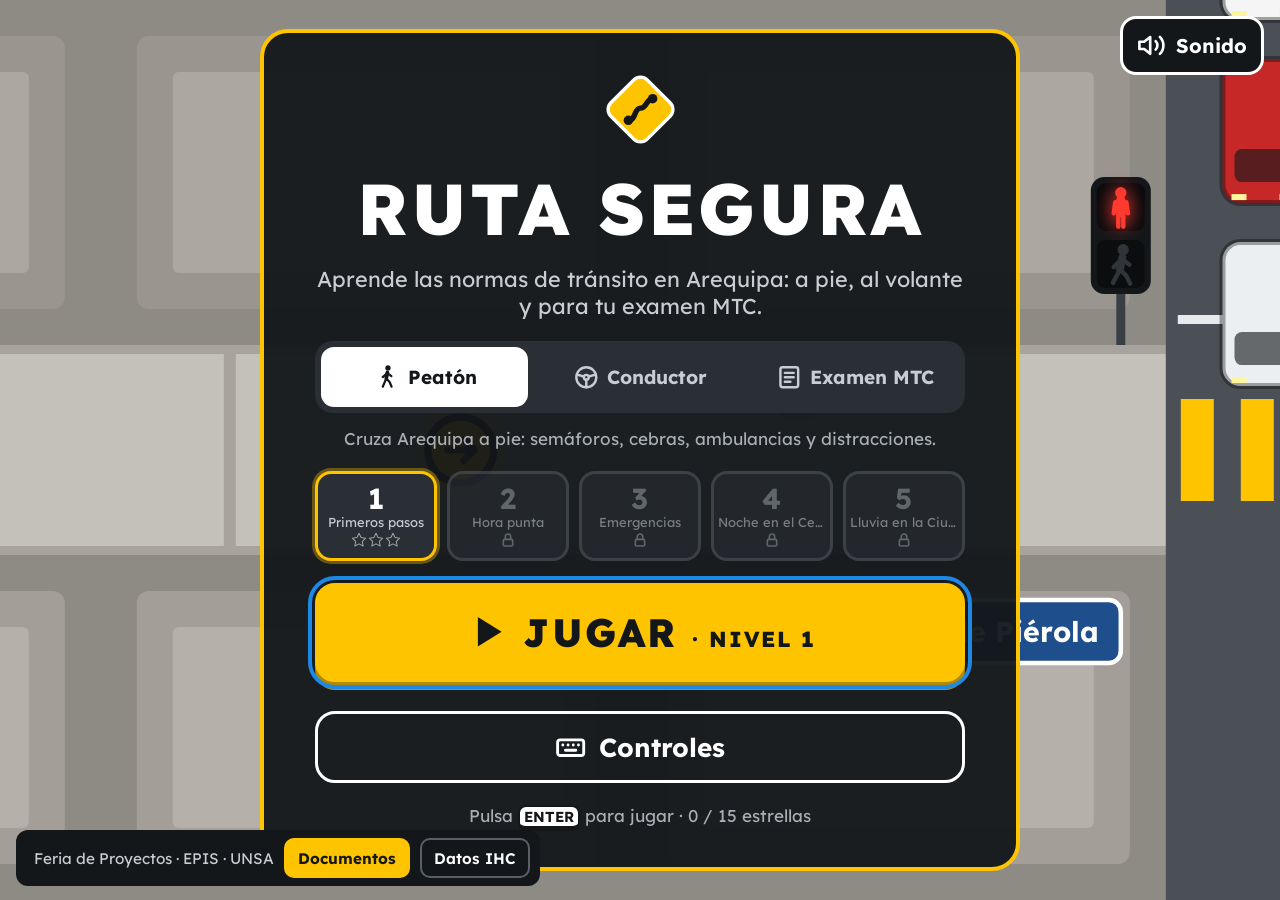
<file: index.html>
<!DOCTYPE html>
<html lang="es">
<head>
<meta charset="UTF-8">
<meta name="viewport" content="width=device-width, initial-scale=1, maximum-scale=1, user-scalable=no, viewport-fit=cover">
<meta name="theme-color" content="#14171A">
<meta name="description" content="Ruta Segura: videojuego de seguridad vial urbana en Arequipa (IHC · EPIS · UNSA)">
<title>Ruta Segura · Arequipa</title>
<link rel="preconnect" href="https://fonts.googleapis.com">
<link rel="preconnect" href="https://fonts.gstatic.com" crossorigin>
<link href="https://fonts.googleapis.com/css2?family=Lexend:wght@400;600;700;800&display=swap" rel="stylesheet">
<!--
  =====================================================================
  RUTA SEGURA — Videojuego de seguridad vial urbana (Arequipa, Perú)
  Proyecto de Interacción Humano-Computador · EPIS · UNSA
  ---------------------------------------------------------------------
  ARQUITECTURA DE NAVEGACIÓN (Fig. 1 del informe)
    Inicio App ──Carga──▶ Pantalla de Inicio (C-01: logo, Jugar, Controles, Mute)
    Pantalla de Inicio ──Clic Controles──▶ Modal de Controles (Ayuda) ──Cerrar──▶ Inicio
    Pantalla de Inicio ──Clic Jugar──▶ Escena Principal (C-02 HUD · C-03 Tutorial · C-04 Feedback)
    Escena ──ESC / Pausa──▶ Menú de Pausa (C-05) ──Reanudar──▶ Escena
    Menú de Pausa ──Confirmar salir──▶ Pantalla de Inicio
    Escena ──Meta / Falla──▶ Resultados (C-06) ──Reintentar──▶ Escena · ──Menú──▶ Inicio
  Extensiones que no agregan profundidad: selector de nivel dentro de C-01,
  tarjeta de nivel y micro-explicaciones como capas sobre la Escena, y
  "Siguiente nivel" en Resultados. "Datos IHC" es un modal para el equipo.
  ---------------------------------------------------------------------
  PRINCIPIOS DE IHC
   · Nielsen: visibilidad del estado, control y libertad, prevención de
     errores, reconocimiento antes que recuerdo, ayuda ante errores.
   · Ley de Fitts: objetivos principales grandes y centrados (≥ 72 px).
   · Gestalt figura-fondo: ciudad desaturada vs. elementos saturados.
   · Redundancia sensorial + retroalimentación inmediata (< 100 ms).
  =====================================================================
-->
<link rel="stylesheet" href="css/estilos.css">
</head>
<body>

<canvas id="game" aria-label="Escena del juego Ruta Segura" role="img"></canvas>

<!-- ===================== Inicio App: carga ===================== -->
<div id="splash" aria-label="Cargando Ruta Segura">
  <svg width="96" height="96" viewBox="0 0 120 120" aria-hidden="true">
    <rect x="22" y="22" width="76" height="76" rx="14" transform="rotate(45 60 60)" fill="#FFC400" stroke="#fff" stroke-width="5"/>
    <path d="M42 76 C 54 76, 50 58, 60 58 S 68 44, 78 44" fill="none" stroke="#14171A" stroke-width="8" stroke-linecap="round"/>
    <circle cx="42" cy="76" r="7" fill="#14171A"/><circle cx="78" cy="44" r="7" fill="#14171A"/>
  </svg>
  <b>RUTA SEGURA</b>
  <div class="sbar"><i></i></div>
</div>

<!-- ===================== HUD (C-02) ===================== -->
<header id="hud">
  <div class="hside">
    <div class="hgroup">
      <span class="hlabel">VIDAS</span>
      <div id="hearts" role="img" aria-label="3 de 3 vidas"></div>
    </div>
    <div class="hgroup">
      <span class="hlabel">PUNTAJE</span>
      <div style="display:flex;align-items:center;gap:10px">
        <span id="score" class="hval">0000</span>
        <span id="streak" aria-live="polite"><svg viewBox="0 0 24 24" fill="currentColor" aria-hidden="true"><path d="M12 2s5 5 5 10a5 5 0 0 1-10 0c0-2 1-3.5 1-3.5S9 11 10.5 11C10.5 7 12 2 12 2z"/></svg><span id="streakTxt">x1.5</span></span>
      </div>
    </div>
    <div class="hgroup hide-sm">
      <span class="hlabel">QUESOS</span>
      <div id="quesoBox"><svg viewBox="0 0 24 24" aria-hidden="true"><path d="M5 9h14l-2 12H7z" fill="#fff" stroke="#14171A" stroke-width="1.5"/><ellipse cx="12" cy="8" rx="7" ry="4" fill="#FFF3C4" stroke="#14171A" stroke-width="1.5"/><circle cx="10" cy="7.5" r="1" fill="#A0522D"/><circle cx="13.5" cy="8.5" r="1" fill="#A0522D"/></svg><span id="quesoTxt">0/0</span></div>
    </div>
  </div>
  <div class="hcenter">
    <span class="hlabel"><span id="lvLabel">NIVEL 1</span><span class="hide-sm" id="destLabel"> · HACIA …</span> · <span id="pct">0%</span></span>
    <div class="prow">
      <span class="pdot" aria-hidden="true"></span>
      <div class="pbar" role="progressbar" aria-label="Progreso de ruta" aria-valuemin="0" aria-valuemax="100" id="pbar"><div id="pfill"></div></div>
      <svg width="26" height="26" viewBox="0 0 24 24" fill="none" stroke="#fff" stroke-width="2.2" stroke-linecap="round" stroke-linejoin="round" aria-hidden="true"><path d="M4 22V4"/><path d="M4 4h13l-2.5 4L17 12H4"/></svg>
    </div>
  </div>
  <div class="hside right">
    <button id="muteHud" class="iconbtn" aria-label="Silenciar sonido"></button>
    <button id="pauseBtn" class="iconbtn light" aria-label="Pausar partida (ESC)">
      <svg viewBox="0 0 24 24" aria-hidden="true"><rect x="5" y="4" width="5" height="16" rx="1.5" fill="currentColor"/><rect x="14" y="4" width="5" height="16" rx="1.5" fill="currentColor"/></svg>
      <span class="hide-sm">Pausa</span><span class="kbd hide-sm only-keys">ESC</span>
    </button>
  </div>
</header>

<div id="signal">
  <div class="minilight" aria-hidden="true"><i id="mlRed"><svg viewBox="0 0 24 24" aria-hidden="true" fill="currentColor" stroke="currentColor" stroke-linecap="round" stroke-linejoin="round"><circle cx="12" cy="3.5" r="2.4" stroke="none"/><path d="M12 7.5v6" stroke-width="4" fill="none"/><path d="M9.4 8.2 8.6 13.4M14.6 8.2l.8 5.2M10.8 13.3v7.4M13.2 13.3v7.4" stroke-width="2" fill="none"/></svg></i><i id="mlGreen"><svg viewBox="0 0 24 24" aria-hidden="true" fill="currentColor" stroke="currentColor" stroke-linecap="round" stroke-linejoin="round"><circle cx="13.5" cy="3.5" r="2.4" stroke="none"/><path d="M13 7.5 12 13" stroke-width="3.4" fill="none"/><path d="M12.6 8.3 8.8 11.8M13 8.3l3.6 2.6M12 13l-3.2 7.5M12 13l3 3.2 1.8 4.3" stroke-width="2" fill="none"/></svg></i></div>
  <div><small id="signalStreet">—</small><span id="signalText">—</span></div>
</div>
<div id="toast" role="status" aria-live="polite"></div>
<div id="achv" role="status" aria-live="polite">
  <div class="medal"><svg width="26" height="26" viewBox="0 0 24 24" fill="none" stroke="#14171A" stroke-width="2.2" stroke-linecap="round" stroke-linejoin="round" aria-hidden="true"><circle cx="12" cy="9" r="6"/><path d="M8.2 13.9 7 22l5-3 5 3-1.2-8.1"/></svg></div>
  <div><small>¡LOGRO DESBLOQUEADO!</small><b id="achvTxt">—</b></div>
</div>
<div id="flash" aria-hidden="true"></div>

<!-- ===================== Tutorial (C-03) ===================== -->
<div id="tutorial" aria-live="polite">
  <div id="tcount" aria-label="Segundos de tutorial">10</div>
  <span>
    <span class="only-walk">
      <span class="only-keys">Muévete con <span class="keys"><span class="key">W</span><span class="key">A</span><span class="key">S</span><span class="key">D</span></span> o las flechas · </span>
      <span class="only-touch">Muévete con las flechas de la pantalla · </span>
      <b style="color:var(--yellow)">Espera el verde y cruza por la cebra</b>
    </span>
    <span class="only-drive">
      <span class="only-keys"><span class="key">→</span> acelera · <span class="key">←</span> frena · <span class="key">↑</span><span class="key">↓</span> carril · </span>
      <span class="only-touch">▶ acelera · ◀ frena · ▲▼ carril · </span>
      <b style="color:var(--yellow)">Abróchate el cinturón y respeta el límite</b>
    </span>
  </span>
</div>

<!-- ===================== Distracción: celular ===================== -->
<div id="notif" role="alertdialog" aria-labelledby="nTitle" aria-describedby="nMsg">
  <div class="nhead">
    <div class="app" aria-hidden="true"><svg width="20" height="20" viewBox="0 0 24 24" fill="none" stroke="#fff" stroke-width="2.4" stroke-linecap="round" stroke-linejoin="round"><path d="M21 11.5a8.38 8.38 0 0 1-.9 3.8 8.5 8.5 0 0 1-7.6 4.7 8.38 8.38 0 0 1-3.8-.9L3 21l1.9-5.7a8.38 8.38 0 0 1-.9-3.8 8.5 8.5 0 0 1 4.7-7.6 8.38 8.38 0 0 1 3.8-.9h.5a8.48 8.48 0 0 1 8 8v.5z"/></svg></div>
    <b id="nTitle">Grupo "Promo IHC"</b><span>ahora</span>
  </div>
  <p id="nMsg">¿Ya llegaste? Mira este video, está buenazo…</p>
  <div class="nbtns">
    <button id="nView">Ver mensaje <span class="kbd only-keys">E</span></button>
    <button id="nSave" class="save">Guardar celular <span class="kbd only-keys">Q</span></button>
  </div>
  <div class="nbar"><i id="nBar"></i></div>
</div>
<div id="phoneBig" aria-hidden="true">
  <div class="screenP">
    <div class="bub" id="pb1">¿Ya llegaste?</div>
    <div class="bub">Mira este video, está buenazo</div>
    <div class="bub" style="height:90px;background:#cfd8dc"></div>
    <div class="bub me">Ya casi, estoy cruzando…</div>
    <div class="distr">Distraído: no ves el tránsito</div>
  </div>
</div>

<!-- ===================== Modo conductor: velocímetro y cinturón ===================== -->
<div id="speedo" aria-label="Velocímetro">
  <div class="lim" title="Velocidad máxima de la zona"><span id="spLim">50</span></div>
  <div class="spv"><b id="spVal">0</b><small>km/h</small></div>
  <div id="spBelt" class="belt" title="Cinturón de seguridad"><svg viewBox="0 0 24 24" fill="none" stroke="currentColor" stroke-width="2.4" stroke-linecap="round" stroke-linejoin="round" aria-hidden="true"><circle cx="12" cy="4.5" r="2.4"/><path d="M6.5 21v-6.5a5.5 5.5 0 0 1 11 0V21"/><path d="M8 9.5 17 19" stroke-width="3.4"/><rect x="14.5" y="15.5" width="4" height="3" rx="0.8" fill="currentColor" stroke="none"/></svg></div>
</div>
<button id="beltBtn" aria-label="Abrocharse el cinturón de seguridad (tecla C)">
  <svg viewBox="0 0 24 24" fill="none" stroke="currentColor" stroke-width="2.4" stroke-linecap="round" stroke-linejoin="round" aria-hidden="true"><circle cx="12" cy="4.5" r="2.4"/><path d="M6.5 21v-6.5a5.5 5.5 0 0 1 11 0V21"/><path d="M8 9.5 17 19" stroke-width="3.4"/><rect x="14.5" y="15.5" width="4" height="3" rx="0.8" fill="currentColor" stroke="none"/></svg>
  Abróchate el cinturón <span class="kbd only-keys">C</span>
</button>

<!-- ===================== Controles táctiles ===================== -->
<div id="dpad" aria-label="Controles táctiles">
  <span></span>
  <button data-dir="up" aria-label="Arriba"><svg viewBox="0 0 24 24" fill="none" stroke="currentColor" stroke-width="3" stroke-linecap="round" stroke-linejoin="round"><polyline points="6 15 12 9 18 15"/></svg></button>
  <span></span>
  <button data-dir="left" aria-label="Izquierda"><svg viewBox="0 0 24 24" fill="none" stroke="currentColor" stroke-width="3" stroke-linecap="round" stroke-linejoin="round"><polyline points="15 6 9 12 15 18"/></svg></button>
  <span></span>
  <button data-dir="right" aria-label="Derecha"><svg viewBox="0 0 24 24" fill="none" stroke="currentColor" stroke-width="3" stroke-linecap="round" stroke-linejoin="round"><polyline points="9 6 15 12 9 18"/></svg></button>
  <span></span>
  <button data-dir="down" aria-label="Abajo"><svg viewBox="0 0 24 24" fill="none" stroke="currentColor" stroke-width="3" stroke-linecap="round" stroke-linejoin="round"><polyline points="6 9 12 15 18 9"/></svg></button>
  <span></span>
</div>

<!-- ===================== C-01 · Pantalla de Inicio ===================== -->
<section id="sStart" class="screen" aria-label="Pantalla de inicio">
  <button id="muteStart" class="iconbtn" aria-label="Silenciar sonido"></button>
  <div class="panel dark">
    <svg viewBox="0 0 120 120" role="img" aria-label="Logotipo de Ruta Segura" style="width:clamp(52px,9vh,104px);height:clamp(52px,9vh,104px);flex:none">
      <rect x="22" y="22" width="76" height="76" rx="14" transform="rotate(45 60 60)" fill="#FFC400" stroke="#fff" stroke-width="5"/>
      <path d="M42 76 C 54 76, 50 58, 60 58 S 68 44, 78 44" fill="none" stroke="#14171A" stroke-width="8" stroke-linecap="round"/>
      <circle cx="42" cy="76" r="7" fill="#14171A"/><circle cx="78" cy="44" r="7" fill="#14171A"/>
    </svg>
    <h1 class="title">RUTA SEGURA</h1>
    <p class="tag">Aprende las normas de tránsito en Arequipa: a pie, al volante y para tu examen MTC.</p>
    <div class="modes" role="tablist" aria-label="Elegir modo de juego">
      <button role="tab" data-mode="peaton" aria-selected="true">
        <svg viewBox="0 0 24 24" aria-hidden="true" fill="currentColor" stroke="currentColor" stroke-linecap="round" stroke-linejoin="round"><circle cx="13.5" cy="3.5" r="2.4" stroke="none"/><path d="M13 7.5 12 13" stroke-width="3.4" fill="none"/><path d="M12.6 8.3 8.8 11.8M13 8.3l3.6 2.6M12 13l-3.2 7.5M12 13l3 3.2 1.8 4.3" stroke-width="2" fill="none"/></svg>Peatón</button>
      <button role="tab" data-mode="conductor" aria-selected="false">
        <svg viewBox="0 0 24 24" fill="none" stroke="currentColor" stroke-width="2.2" stroke-linecap="round" stroke-linejoin="round" aria-hidden="true"><circle cx="12" cy="12" r="9"/><circle cx="12" cy="12" r="2.2"/><path d="M12 14.2V21M9.9 11.3 3.6 9.6M14.1 11.3l6.3-1.7"/></svg>Conductor</button>
      <button role="tab" data-mode="examen" aria-selected="false">
        <svg viewBox="0 0 24 24" fill="none" stroke="currentColor" stroke-width="2.2" stroke-linecap="round" stroke-linejoin="round" aria-hidden="true"><rect x="4" y="3" width="16" height="18" rx="2"/><path d="M8 8h8M8 12h8M8 16h5"/></svg>Examen MTC</button>
    </div>
    <p id="modeHint" class="hint" style="margin:-6px 0 0"></p>
    <div class="lvrow" id="lvRow" role="group" aria-label="Elegir nivel"></div>
    <button id="playBtn" class="btn primary">
      <svg viewBox="0 0 24 24" aria-hidden="true"><path d="M7 4.5v15l12-7.5z" fill="currentColor"/></svg><span id="playTxt">JUGAR</span>
    </button>
    <button id="controlsBtn" class="btn">
      <svg viewBox="0 0 24 24" fill="none" stroke="currentColor" stroke-width="2.2" stroke-linecap="round" stroke-linejoin="round" aria-hidden="true"><rect x="2" y="6" width="20" height="12" rx="2"/><path d="M6 10h.01M10 10h.01M14 10h.01M18 10h.01M8 14h8"/></svg>Controles
    </button>
    <p class="hint"><span class="only-keys">Pulsa <span class="key">ENTER</span> para jugar · </span><span id="starTotal">0 / 15 estrellas</span></p>
    <p id="rotate">Consejo: gira tu celular en horizontal para ver más camino.</p>
  </div>
  <div id="footer"><span class="hide-sm">Feria de Proyectos · EPIS · UNSA</span><a id="docsLink" href="documentos.html">Documentos</a><button id="dataBtn">Datos IHC</button></div>
</section>

<!-- ===================== Modal de Controles (Ayuda) ===================== -->
<section id="sControls" class="screen dim" aria-label="Controles">
  <div class="panel" role="dialog" aria-modal="true" aria-labelledby="ctTitle" style="width:min(1180px,100%)">
    <div class="phead">
      <h2 id="ctTitle">Controles</h2>
      <button class="closebtn" data-close aria-label="Cerrar controles"><svg width="28" height="28" viewBox="0 0 24 24" fill="none" stroke="#14171A" stroke-width="2.6" stroke-linecap="round"><line x1="6" y1="6" x2="18" y2="18"/><line x1="18" y1="6" x2="6" y2="18"/></svg></button>
    </div>
    <div class="cgrid">
      <div class="ccard">
        <h3>Moverse</h3>
        <div style="display:flex;flex-direction:column;align-items:center;gap:6px"><span class="key">W</span><span class="keys"><span class="key">A</span><span class="key">S</span><span class="key">D</span></span></div>
        <p>o las flechas del teclado. En celular: flechas en pantalla.</p>
      </div>
      <div class="ccard">
        <h3>Celular</h3>
        <div class="keys"><span class="key">Q</span><span class="key">E</span></div>
        <p>Q guarda el celular · E lo mira. En pantalla táctil, toca el botón.</p>
      </div>
      <div class="ccard">
        <h3>Pausar</h3>
        <span class="key" style="min-width:3.2em">ESC</span>
        <p>o el botón de pausa arriba a la derecha.</p>
      </div>
    </div>
    <h3 style="font-size:clamp(18px,2.6vh,26px)">Señales viales y reglas básicas</h3>
    <div class="sgrid">
      <div class="sitem"><div class="dot fig" style="background:#14171A;color:#2EE07A"><svg viewBox="0 0 24 24" aria-hidden="true" fill="currentColor" stroke="currentColor" stroke-linecap="round" stroke-linejoin="round"><circle cx="13.5" cy="3.5" r="2.4" stroke="none"/><path d="M13 7.5 12 13" stroke-width="3.4" fill="none"/><path d="M12.6 8.3 8.8 11.8M13 8.3l3.6 2.6M12 13l-3.2 7.5M12 13l3 3.2 1.8 4.3" stroke-width="2" fill="none"/></svg></div><div><b>Verde (PASE)</b><span>Cruza por la cebra</span></div></div>
      <div class="sitem"><div class="dot" style="background:var(--amber)"><svg viewBox="0 0 24 24" fill="none" stroke="#14171A" stroke-width="3" stroke-linecap="round"><line x1="12" y1="6" x2="12" y2="13"/><line x1="12" y1="18" x2="12" y2="18.01"/></svg></div><div><b>Ámbar</b><span>Va a cambiar: no inicies</span></div></div>
      <div class="sitem"><div class="dot fig" style="background:#14171A;color:#FF3B30"><svg viewBox="0 0 24 24" aria-hidden="true" fill="currentColor" stroke="currentColor" stroke-linecap="round" stroke-linejoin="round"><circle cx="12" cy="3.5" r="2.4" stroke="none"/><path d="M12 7.5v6" stroke-width="4" fill="none"/><path d="M9.4 8.2 8.6 13.4M14.6 8.2l.8 5.2M10.8 13.3v7.4M13.2 13.3v7.4" stroke-width="2" fill="none"/></svg></div><div><b>Rojo (ALTO)</b><span>Espera en la vereda</span></div></div>
      <div class="sitem"><div class="dot" style="border-radius:10px;background:#4B5057 repeating-linear-gradient(90deg,#FFC400 0 7px,transparent 7px 14px)"></div><div><b>Cebra</b><span>Cruza solo aquí</span></div></div>
      <div class="sitem"><div class="dot" style="background:#3E5B3A"><svg viewBox="0 0 24 24" fill="none" stroke="#fff" stroke-width="2.4" stroke-linecap="round" stroke-linejoin="round"><circle cx="12" cy="7" r="3"/><path d="M5 21v-2a7 7 0 0 1 14 0v2"/></svg></div><div><b>Policía</b><span>Su señal manda</span></div></div>
      <div class="sitem"><div class="dot" style="background:#fff;border:3px solid var(--red)"><svg viewBox="0 0 24 24" fill="#D32F2F"><path d="M10 4h4v6h6v4h-6v6h-4v-6H4v-4h6z"/></svg></div><div><b>Ambulancia</b><span>Cede siempre el paso</span></div></div>
      <div class="sitem"><div class="dot" style="background:#E64A19"><svg viewBox="0 0 24 24" fill="none" stroke="#fff" stroke-width="2.6" stroke-linecap="round" stroke-linejoin="round"><path d="M10.29 3.86L1.82 18a2 2 0 0 0 1.71 3h16.94a2 2 0 0 0 1.71-3L13.71 3.86a2 2 0 0 0-3.42 0z"/><line x1="12" y1="9" x2="12" y2="13"/></svg></div><div><b>Imprudentes</b><span>Mira a ambos lados</span></div></div>
      <div class="sitem"><div class="dot" style="background:var(--purple)"><svg viewBox="0 0 24 24" fill="none" stroke="#fff" stroke-width="2.4" stroke-linecap="round" stroke-linejoin="round"><rect x="7" y="2" width="10" height="20" rx="2"/><line x1="12" y1="18" x2="12.01" y2="18"/></svg></div><div><b>Celular</b><span>Guárdalo al cruzar</span></div></div>
    </div>
    <button class="btn primary" data-close style="max-width:440px;align-self:center">Entendido</button>
  </div>
</section>

<!-- ===================== Tarjeta de nivel (capa sobre la Escena) ===================== -->
<section id="sIntro" class="screen dim" aria-label="Presentación del nivel">
  <div class="panel dark" role="dialog" aria-modal="true" aria-labelledby="iTitle">
    <p class="ilevel" id="iLevel">NIVEL 1</p>
    <h2 class="ititle" id="iTitle">—</h2>
    <p class="idest" id="iDest">—</p>
    <div class="chips" id="iChips"></div>
    <div class="crit" id="iCrit"></div>
    <div id="cdown" aria-live="assertive"></div>
    <button id="goBtn" class="btn primary" style="margin:0">¡Vamos! <span class="kbd only-keys" style="font-size:.45em">ENTER</span></button>
  </div>
</section>

<!-- ===================== Micro-explicación (capa sobre la Escena) ===================== -->
<section id="sLesson" class="screen dim" aria-label="Aprende de tu error">
  <div class="panel" role="alertdialog" aria-modal="true" aria-labelledby="lTitle">
    <div class="rhead">
      <div class="badge" style="background:var(--red)"><svg viewBox="0 0 24 24" fill="none" stroke="#fff" stroke-width="3" stroke-linecap="round"><line x1="6" y1="6" x2="18" y2="18"/><line x1="18" y1="6" x2="6" y2="18"/></svg></div>
      <div>
        <p id="lTag" style="font-size:clamp(13px,1.8vh,16px);font-weight:700;color:var(--red);letter-spacing:1px">APRENDE DE TU ERROR · −1 VIDA</p>
        <h2 id="lTitle" style="font-size:clamp(24px,4vh,38px);font-weight:800;line-height:1.15">—</h2>
      </div>
    </div>
    <div class="lnorm"><b>La norma: </b><span id="lNorm">—</span><small id="lRef">—</small></div>
    <p class="lwhy"><b>¿Por qué importa? </b><span id="lWhy">—</span></p>
    <div class="lbar"><i id="lBar"></i></div>
    <button id="lOk" class="btn primary" style="margin:0">Entendido <span class="kbd only-keys" style="font-size:.5em">ENTER</span></button>
  </div>
</section>

<!-- ===================== C-05 · Menú de Pausa ===================== -->
<section id="sPause" class="screen dim" aria-label="Pausa">
  <div class="panel" role="dialog" aria-modal="true" aria-labelledby="pzTitle" style="width:min(640px,100%)">
    <div id="pauseMain" style="display:flex;flex-direction:column;gap:inherit">
      <h2 id="pzTitle" style="font-size:clamp(30px,5vh,48px);font-weight:800">Juego en pausa</h2>
      <p id="pauseInfo" style="font-size:clamp(15px,2.2vh,22px);color:#3A3F45">Progreso</p>
      <button id="resumeBtn" class="btn primary">
        <svg viewBox="0 0 24 24" aria-hidden="true"><path d="M7 4.5v15l12-7.5z" fill="currentColor"/></svg>Reanudar
      </button>
      <button id="restartBtn" class="btn">
        <svg viewBox="0 0 24 24" fill="none" stroke="currentColor" stroke-width="2.4" stroke-linecap="round" stroke-linejoin="round" aria-hidden="true"><polyline points="1 4 1 10 7 10"/><path d="M3.51 15a9 9 0 1 0 2.13-9.36L1 10"/></svg>Reiniciar nivel
      </button>
      <button id="exitBtn" class="btn ghost-danger">
        <svg viewBox="0 0 24 24" fill="none" stroke="currentColor" stroke-width="2.4" stroke-linecap="round" stroke-linejoin="round" aria-hidden="true"><path d="M9 21H5a2 2 0 0 1-2-2V5a2 2 0 0 1 2-2h4"/><polyline points="16 17 21 12 16 7"/><line x1="21" y1="12" x2="9" y2="12"/></svg>Salir al menú
      </button>
      <p class="hint only-keys" style="color:#5A6066">Pulsa <span class="key">ESC</span> para reanudar</p>
    </div>
    <div id="pauseConfirm" style="display:none;flex-direction:column;gap:inherit">
      <h2 style="font-size:clamp(28px,4.6vh,44px);font-weight:800">¿Salir de la partida?</h2>
      <p style="font-size:clamp(15px,2.2vh,22px);color:#3A3F45">Perderás el progreso de este nivel.</p>
      <div class="btnrow">
        <button id="cancelExit" class="btn">Cancelar</button>
        <button id="confirmExit" class="btn danger">Sí, salir</button>
      </div>
    </div>
  </div>
</section>

<!-- ===================== C-06 · Resultados ===================== -->
<section id="sResults" class="screen dim" aria-label="Resultados">
  <div class="panel" style="width:min(1160px,100%)">
    <div class="rhead">
      <div id="rBadge" class="badge"></div>
      <div style="flex:1;min-width:220px">
        <p id="rLevel" style="font-size:clamp(13px,1.8vh,16px);font-weight:700;color:#5A6066;letter-spacing:1px">NIVEL 1</p>
        <h2 id="rTitle" style="font-size:clamp(26px,4.6vh,46px);font-weight:800;line-height:1.1">—</h2>
        <p id="rSub" style="font-size:clamp(14px,2vh,19px);color:#3A3F45">—</p>
      </div>
      <div class="bigstars" id="rStars" aria-label="Estrellas"></div>
    </div>
    <div class="stats">
      <div class="stat" style="border:4px solid var(--yellow)"><b id="rScore">0</b><span>Puntaje final</span></div>
      <div class="stat"><b id="rOk" style="color:var(--green)">0</b><span>Infracciones evitadas</span></div>
      <div class="stat"><b id="rBad" style="color:var(--red)">0</b><span>Infracciones cometidas</span></div>
      <div class="stat"><b id="rExtra">0</b><span id="rExtraL">Quesos · racha</span></div>
    </div>
    <div id="rLogrosWrap" class="card" style="display:none"><h3>Logros desbloqueados</h3><div class="logros" id="rLogros"></div></div>
    <div class="cols">
      <div class="card">
        <h3>Repaso de tus decisiones</h3>
        <ul id="rReview" class="rlist"></ul>
      </div>
      <div class="card">
        <h3>Ranking del nivel <span id="rPos" style="color:#5A6066;font-weight:600"></span></h3>
        <form id="aliasForm" autocomplete="off">
          <label for="alias" style="position:absolute;left:-9999px">Tu alias</label>
          <input id="alias" maxlength="14" placeholder="Tu alias (opcional)" enterkeyhint="done">
          <button type="submit">Guardar</button>
        </form>
        <table class="rank"><thead><tr><th>#</th><th>Alias</th><th class="n">Pts</th><th class="n">Tiempo</th></tr></thead><tbody id="rRank"></tbody></table>
      </div>
    </div>
    <div class="tip">
      <svg viewBox="0 0 24 24" fill="none" stroke="#14171A" stroke-width="2" stroke-linecap="round" stroke-linejoin="round" aria-hidden="true"><path d="M9 18h6M10 22h4"/><path d="M12 2a7 7 0 0 0-4 12.7V17h8v-2.3A7 7 0 0 0 12 2z" fill="#FFC400"/></svg>
      <div><b>Consejo vial</b><p id="rTip">—</p></div>
    </div>
    <div class="btnrow">
      <button id="nextBtn" class="btn primary" style="margin:0">Siguiente nivel
        <svg viewBox="0 0 24 24" fill="none" stroke="currentColor" stroke-width="3" stroke-linecap="round" stroke-linejoin="round" aria-hidden="true"><line x1="5" y1="12" x2="19" y2="12"/><polyline points="12 5 19 12 12 19"/></svg>
      </button>
      <button id="againBtn" class="btn">
        <svg viewBox="0 0 24 24" fill="none" stroke="currentColor" stroke-width="2.6" stroke-linecap="round" stroke-linejoin="round" aria-hidden="true"><polyline points="1 4 1 10 7 10"/><path d="M3.51 15a9 9 0 1 0 2.13-9.36L1 10"/></svg>Reintentar
      </button>
      <button id="menuBtn" class="btn">Menú</button>
    </div>
  </div>
</section>

<!-- ===================== Examen de reglas de tránsito (MTC) ===================== -->
<section id="sExam" class="screen dim" aria-label="Examen de reglas de tránsito">
  <div class="panel" role="dialog" aria-modal="true" aria-labelledby="exTitle" style="width:min(920px,100%)">
    <div class="phead">
      <div>
        <p id="exMode" class="exmode">PRÁCTICA</p>
        <h2 id="exTitle" style="font-size:clamp(22px,3.6vh,34px)">Pregunta 1 de 10</h2>
      </div>
      <div style="display:flex;align-items:center;gap:12px">
        <span id="exTimer" class="extimer" aria-live="off"></span>
        <button class="closebtn" id="exClose" aria-label="Salir del examen"><svg width="28" height="28" viewBox="0 0 24 24" fill="none" stroke="#14171A" stroke-width="2.6" stroke-linecap="round"><line x1="6" y1="6" x2="18" y2="18"/><line x1="18" y1="6" x2="6" y2="18"/></svg></button>
      </div>
    </div>
    <div class="exbar" aria-hidden="true"><i id="exProg"></i></div>
    <div id="exQ" style="display:flex;flex-direction:column;gap:clamp(12px,2.2vh,22px)">
      <p id="exTema" class="extema"></p>
      <p id="exText" class="extext"></p>
      <div id="exOpts" class="exopts" role="radiogroup" aria-labelledby="exText"></div>
      <div id="exFb" class="exfb" role="status" aria-live="polite" hidden></div>
      <button id="exNext" class="btn primary" style="margin:0" disabled>Siguiente</button>
      <p class="hint only-keys" style="color:#5A6066;margin:0">Responde con <span class="key">1</span> <span class="key">2</span> <span class="key">3</span> <span class="key">4</span> · <span class="key">ENTER</span> para continuar</p>
    </div>
    <div id="exRes" style="display:none;flex-direction:column;gap:16px">
      <div class="rhead">
        <div id="exBadge" class="badge"></div>
        <div>
          <h2 id="exResTitle" style="font-size:clamp(26px,4.6vh,44px);font-weight:800">—</h2>
          <p id="exResSub" style="font-size:clamp(14px,2vh,19px);color:#3A3F45">—</p>
        </div>
      </div>
      <div class="card"><h3>Repaso de respuestas incorrectas</h3><ul id="exReview" class="rlist"></ul></div>
      <div class="btnrow">
        <button id="exAgain" class="btn primary" style="margin:0">Repetir examen</button>
        <button id="exMenu" class="btn">Menú</button>
      </div>
    </div>
  </div>
</section>

<!-- ===================== Datos IHC (modal del equipo) ===================== -->
<section id="sData" class="screen dim" aria-label="Datos IHC">
  <div class="panel" role="dialog" aria-modal="true" aria-labelledby="dTitle" style="width:min(1180px,100%)">
    <div class="phead">
      <h2 id="dTitle">Datos IHC y ranking</h2>
      <button class="closebtn" data-close aria-label="Cerrar"><svg width="28" height="28" viewBox="0 0 24 24" fill="none" stroke="#14171A" stroke-width="2.6" stroke-linecap="round"><line x1="6" y1="6" x2="18" y2="18"/><line x1="18" y1="6" x2="6" y2="18"/></svg></button>
    </div>
    <div class="cols">
      <div class="card">
        <h3>Top 10 de la feria</h3>
        <table class="rank"><thead><tr><th>#</th><th>Alias</th><th class="n">Nivel</th><th class="n">Pts</th><th class="n">★</th></tr></thead><tbody id="dRank"></tbody></table>
      </div>
      <div class="card">
        <h3>Exportar para la evaluación de usabilidad</h3>
        <p style="font-size:clamp(14px,1.9vh,17px);color:#3A3F45">Los datos se guardan solo en este navegador. Descárgalos en CSV (Excel, SPSS, Google Sheets).</p>
        <button id="expSessions" class="btn small">Descargar partidas (CSV)</button>
        <button id="expEvents" class="btn small">Descargar eventos (CSV)</button>
        <button id="unlockAll" class="btn small">Modo feria: desbloquear todos los niveles</button>
        <button id="clearData" class="btn small ghost-danger">Borrar todos los datos</button>
      </div>
    </div>
    <h3 style="font-size:clamp(18px,2.6vh,24px)">Métricas de usabilidad (IHC)</h3>
    <div id="dMetrics" class="mgrid"></div>
    <h3 style="font-size:clamp(18px,2.6vh,24px)">Principios IHC aplicados en la interfaz</h3>
    <div class="ihc">
      <div><b>Heurísticas de Nielsen</b>Visibilidad del estado (HUD, racha e indicador del semáforo en tiempo real), control y libertad (pausa con ESC, salida con confirmación, saltar la tarjeta de nivel), prevención de errores, reconocimiento antes que recuerdo (teclas dibujadas en el tutorial) y ayuda para recuperarse de errores (micro-explicaciones con la norma).</div>
      <div><b>Ley de Fitts</b>Jugar es el objetivo más grande y está centrado; los botones principales miden 72 px o más, los selectores de nivel 64 px o más y los táctiles 56 px o más; la pausa siempre está en la misma esquina.</div>
      <div><b>Gestalt: contraste figura-fondo</b>La ciudad usa grises de sillar desaturados (fondo); el jugador, las cebras, los semáforos, los vehículos, los quesos y las alertas usan colores saturados (figura). De noche, la luz de los postes y de los faros recorta las figuras.</div>
      <div><b>Redundancia sensorial y retroalimentación inmediata</b>Cada evento combina color + icono + texto + sonido + vibración de cámara y aparece en el mismo cuadro de juego (&lt; 100 ms), así que funciona aunque el ruido de la feria tape el audio.</div>
    </div>
  </div>
</section>

<script src="js/juego.js"></script>
<script src="js/examen.js"></script>
</body>
</html>
</file>
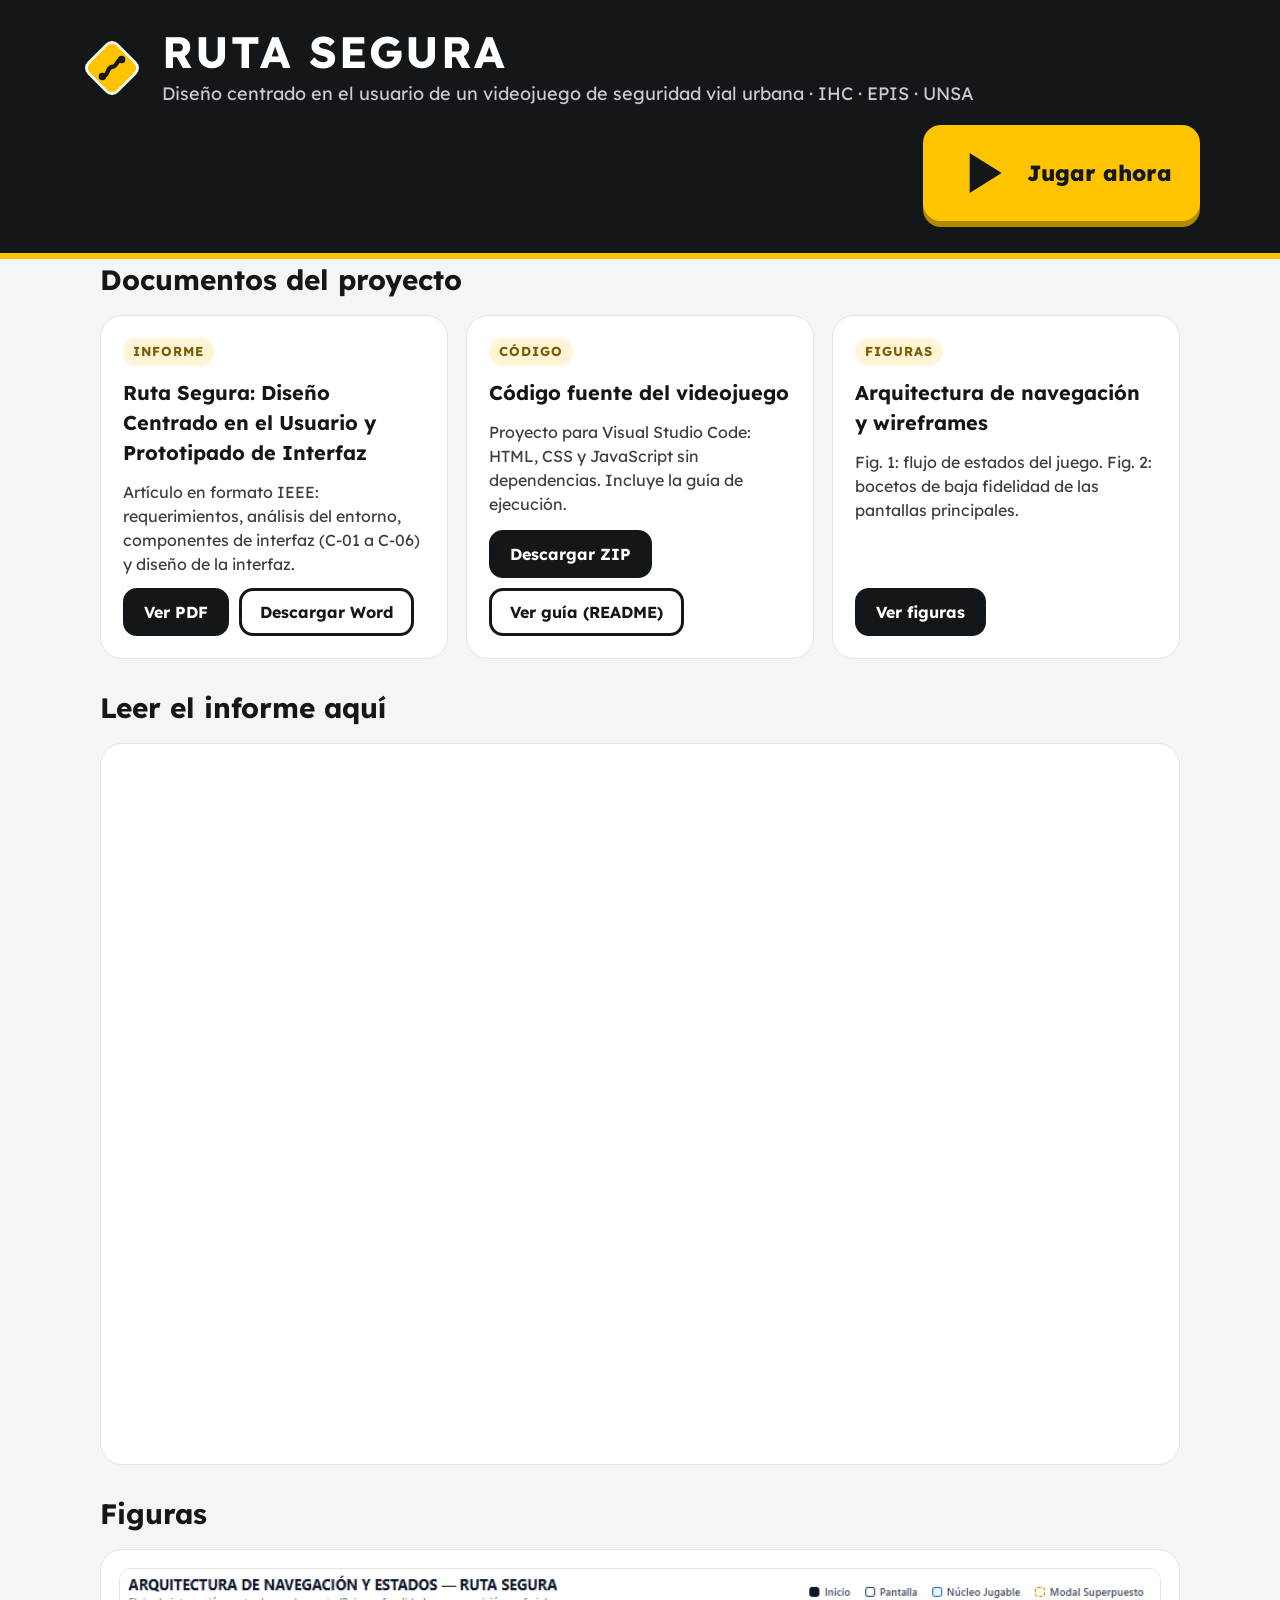
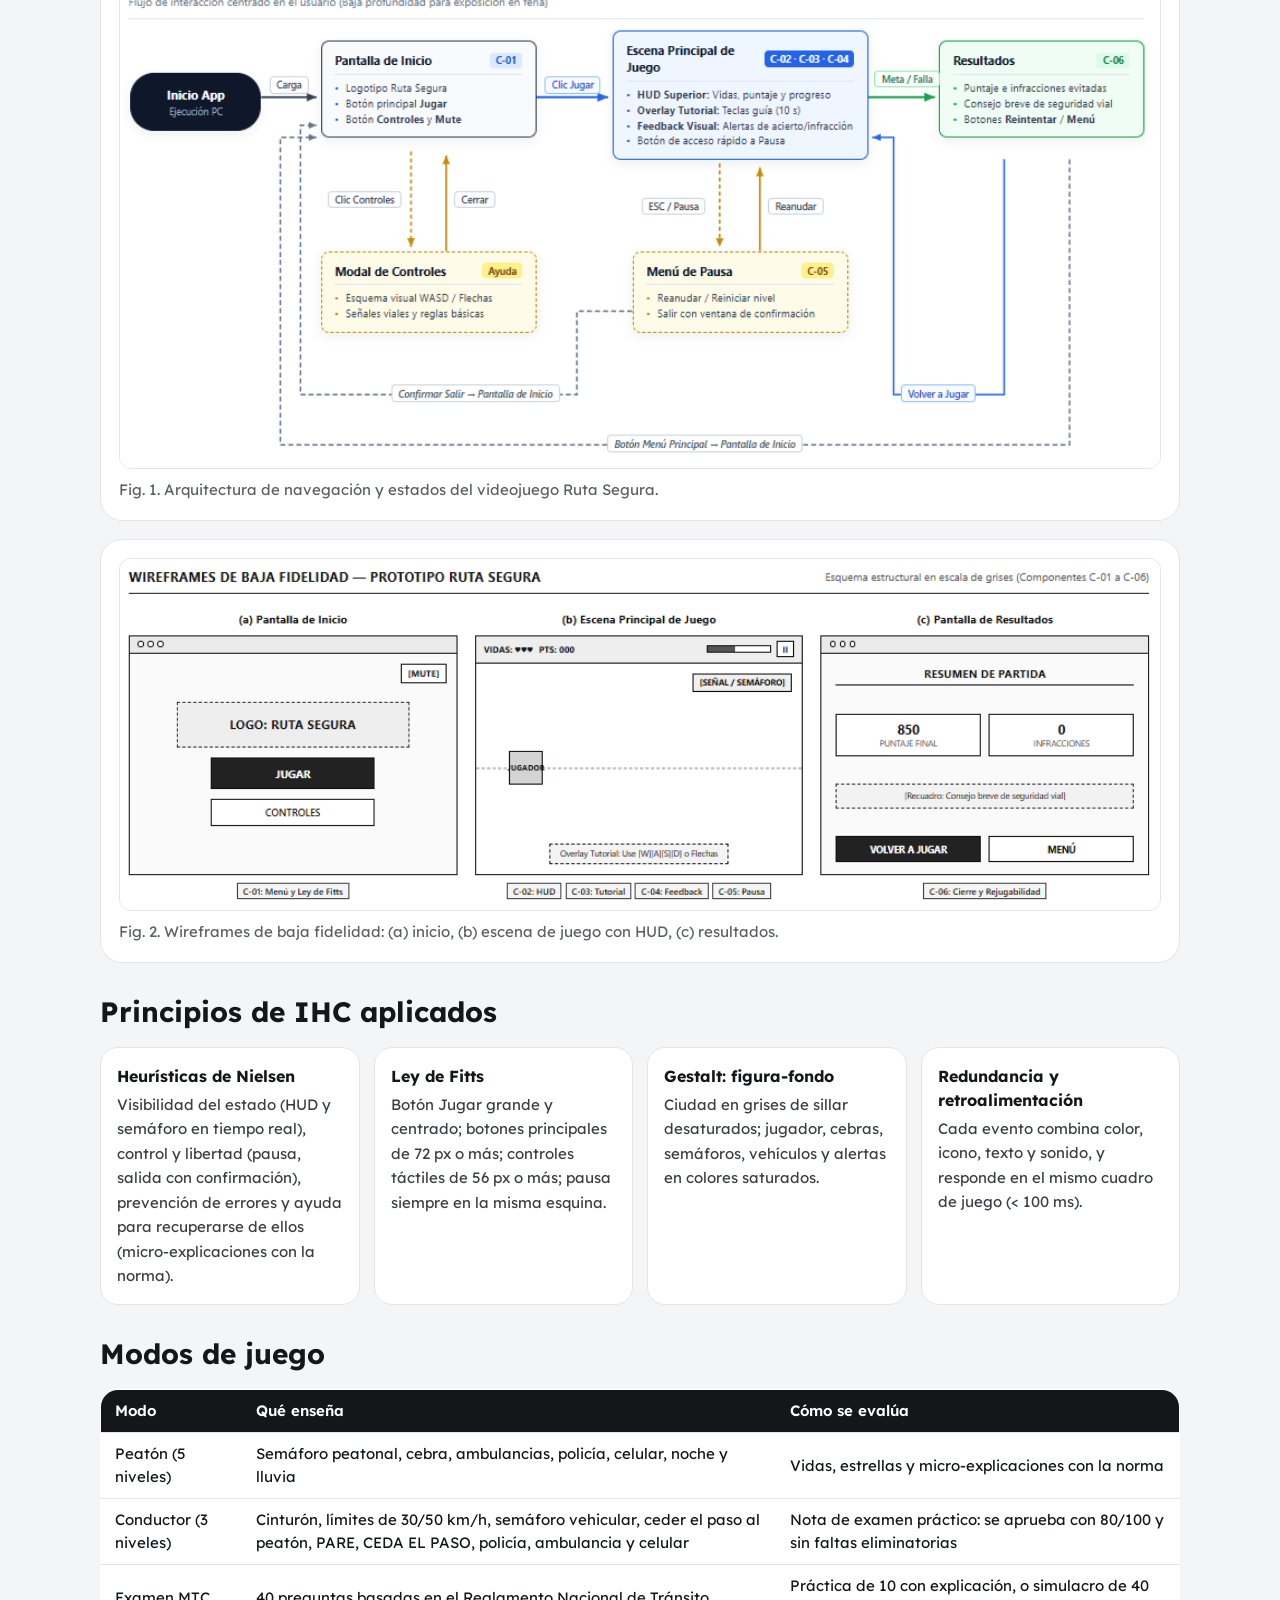
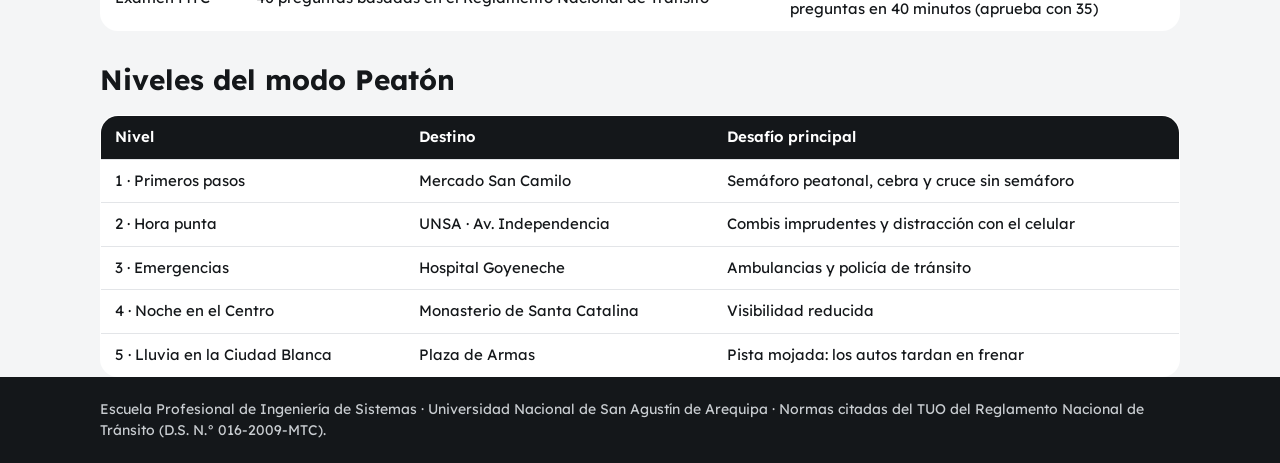
<file: documentos.html>
<!DOCTYPE html>
<html lang="es">
<head>
<meta charset="UTF-8">
<meta name="viewport" content="width=device-width, initial-scale=1">
<meta name="theme-color" content="#14171A">
<title>Ruta Segura · Documentos del proyecto</title>
<meta name="description" content="Informe, figuras y código fuente del videojuego Ruta Segura (IHC · EPIS · UNSA)">
<link rel="preconnect" href="https://fonts.googleapis.com">
<link rel="preconnect" href="https://fonts.gstatic.com" crossorigin>
<link href="https://fonts.googleapis.com/css2?family=Lexend:wght@400;600;700;800&display=swap" rel="stylesheet">
<style>
:root{--ink:#14171A;--ink2:#2A2F35;--muted:#5A6066;--yellow:#FFC400;--yellow-d:#B38900;--light:#F4F5F6;--line:#E3E5E8}
*{box-sizing:border-box}
body{margin:0;background:var(--light);color:var(--ink);font-family:Lexend,"Segoe UI",Roboto,system-ui,sans-serif;line-height:1.5}
a{color:inherit}
header{background:var(--ink);color:#fff;border-bottom:6px solid var(--yellow)}
.wrap{max-width:1120px;margin:0 auto;padding:0 20px}
.top{display:flex;align-items:center;gap:18px;padding:28px 0 32px;flex-wrap:wrap}
.top svg{width:64px;height:64px;flex:none}
.top h1{margin:0;font-size:clamp(28px,4.5vw,44px);letter-spacing:2px;line-height:1.1}
.top p{margin:4px 0 0;color:#C9CDD1;font-size:clamp(14px,2vw,18px)}
.play{margin-left:auto;display:inline-flex;align-items:center;gap:12px;background:var(--yellow);color:var(--ink);text-decoration:none;font-weight:800;font-size:22px;
  padding:16px 28px;border-radius:18px;box-shadow:0 6px 0 var(--yellow-d);min-height:64px}
.play:hover{background:#FFD54F}
.play:focus-visible,.btn:focus-visible{outline:4px solid #1E88E5;outline-offset:3px}
main{padding:32px 0 56px;display:flex;flex-direction:column;gap:28px}
h2{margin:0 0 14px;font-size:clamp(20px,3vw,28px)}
.grid{display:grid;grid-template-columns:repeat(auto-fit,minmax(300px,1fr));gap:18px}
.card{background:#fff;border:1px solid var(--line);border-radius:22px;padding:22px;display:flex;flex-direction:column;gap:12px}
.card h3{margin:0;font-size:20px}
.card p{margin:0;color:#3A3F45;font-size:16px}
.actions{display:flex;gap:10px;flex-wrap:wrap;margin-top:auto}
.btn{display:inline-flex;align-items:center;gap:8px;min-height:48px;padding:0 18px;border-radius:14px;border:3px solid var(--ink);text-decoration:none;font-weight:700;font-size:16px;background:#fff}
.btn.dark{background:var(--ink);color:#fff}
.btn svg{width:20px;height:20px}
.tag{align-self:flex-start;font-size:13px;font-weight:700;letter-spacing:1px;padding:4px 10px;border-radius:999px;background:#FFF4D6;color:#7A5C00}
figure{margin:0;background:#fff;border:1px solid var(--line);border-radius:22px;padding:18px;display:flex;flex-direction:column;gap:10px}
figure img{width:100%;height:auto;border-radius:12px;border:1px solid var(--line)}
figcaption{font-size:15px;color:var(--muted)}
.viewer{background:#fff;border:1px solid var(--line);border-radius:22px;overflow:hidden}
.viewer iframe{display:block;width:100%;height:80vh;border:0}
.ihc{display:grid;grid-template-columns:repeat(auto-fit,minmax(240px,1fr));gap:14px}
.ihc div{background:#fff;border:1px solid var(--line);border-radius:18px;padding:16px}
.ihc b{display:block;margin-bottom:4px}
.ihc span{font-size:15px;color:#3A3F45}
table{width:100%;border-collapse:collapse;background:#fff;border-radius:18px;overflow:hidden;border:1px solid var(--line);font-size:15px}
th,td{text-align:left;padding:10px 14px;border-bottom:1px solid var(--line)}
th{background:var(--ink);color:#fff;font-weight:600}
footer{background:var(--ink);color:#C9CDD1;font-size:14px;padding:22px 0}
@media (max-width:700px){.viewer iframe{height:60vh}.play{margin-left:0;width:100%;justify-content:center}}
</style>
</head>
<body>
<header>
  <div class="wrap top">
    <svg viewBox="0 0 120 120" role="img" aria-label="Logotipo de Ruta Segura">
      <rect x="22" y="22" width="76" height="76" rx="14" transform="rotate(45 60 60)" fill="#FFC400" stroke="#fff" stroke-width="5"/>
      <path d="M42 76 C 54 76, 50 58, 60 58 S 68 44, 78 44" fill="none" stroke="#14171A" stroke-width="8" stroke-linecap="round"/>
      <circle cx="42" cy="76" r="7" fill="#14171A"/><circle cx="78" cy="44" r="7" fill="#14171A"/>
    </svg>
    <div>
      <h1>RUTA SEGURA</h1>
      <p>Diseño centrado en el usuario de un videojuego de seguridad vial urbana · IHC · EPIS · UNSA</p>
    </div>
    <a class="play" href="index.html">
      <svg width="24" height="24" viewBox="0 0 24 24" aria-hidden="true"><path d="M7 4.5v15l12-7.5z" fill="currentColor"/></svg>Jugar ahora
    </a>
  </div>
</header>

<main class="wrap">
  <section aria-labelledby="h-docs">
    <h2 id="h-docs">Documentos del proyecto</h2>
    <div class="grid">
      <div class="card">
        <span class="tag">INFORME</span>
        <h3>Ruta Segura: Diseño Centrado en el Usuario y Prototipado de Interfaz</h3>
        <p>Artículo en formato IEEE: requerimientos, análisis del entorno, componentes de interfaz (C-01 a C-06) y diseño de la interfaz.</p>
        <div class="actions">
          <a class="btn dark" href="documentos/Proyecto_IHC_Ruta_Segura.pdf" target="_blank" rel="noopener">Ver PDF</a>
          <a class="btn" href="documentos/Proyecto_IHC_Ruta_Segura.docx" download>Descargar Word</a>
        </div>
      </div>
      <div class="card">
        <span class="tag">CÓDIGO</span>
        <h3>Código fuente del videojuego</h3>
        <p>Proyecto para Visual Studio Code: HTML, CSS y JavaScript sin dependencias. Incluye la guía de ejecución.</p>
        <div class="actions">
          <a class="btn dark" href="documentos/codigo_fuente_RutaSegura.zip" download>Descargar ZIP</a>
          <a class="btn" href="documentos/README.md" target="_blank" rel="noopener">Ver guía (README)</a>
        </div>
      </div>
      <div class="card">
        <span class="tag">FIGURAS</span>
        <h3>Arquitectura de navegación y wireframes</h3>
        <p>Fig. 1: flujo de estados del juego. Fig. 2: bocetos de baja fidelidad de las pantallas principales.</p>
        <div class="actions">
          <a class="btn dark" href="#figuras">Ver figuras</a>
        </div>
      </div>
    </div>
  </section>

  <section aria-labelledby="h-pdf">
    <h2 id="h-pdf">Leer el informe aquí</h2>
    <div class="viewer">
      <iframe src="documentos/Proyecto_IHC_Ruta_Segura.pdf" title="Informe del proyecto Ruta Segura (PDF)" loading="lazy"></iframe>
    </div>
  </section>

  <section id="figuras" aria-labelledby="h-fig">
    <h2 id="h-fig">Figuras</h2>
    <div class="grid" style="grid-template-columns:1fr">
      <figure>
        <img src="documentos/figuras/fig1_arquitectura_navegacion.png" alt="Diagrama de la arquitectura de navegación: Inicio App, Pantalla de Inicio, Modal de Controles, Escena Principal de Juego, Menú de Pausa y Resultados con sus transiciones." loading="lazy">
        <figcaption>Fig. 1. Arquitectura de navegación y estados del videojuego Ruta Segura.</figcaption>
      </figure>
      <figure>
        <img src="documentos/figuras/fig2_wireframes.png" alt="Wireframes de baja fidelidad: pantalla de inicio, escena principal de juego con HUD y pantalla de resultados." loading="lazy">
        <figcaption>Fig. 2. Wireframes de baja fidelidad: (a) inicio, (b) escena de juego con HUD, (c) resultados.</figcaption>
      </figure>
    </div>
  </section>

  <section aria-labelledby="h-ihc">
    <h2 id="h-ihc">Principios de IHC aplicados</h2>
    <div class="ihc">
      <div><b>Heurísticas de Nielsen</b><span>Visibilidad del estado (HUD y semáforo en tiempo real), control y libertad (pausa, salida con confirmación), prevención de errores y ayuda para recuperarse de ellos (micro-explicaciones con la norma).</span></div>
      <div><b>Ley de Fitts</b><span>Botón Jugar grande y centrado; botones principales de 72 px o más; controles táctiles de 56 px o más; pausa siempre en la misma esquina.</span></div>
      <div><b>Gestalt: figura-fondo</b><span>Ciudad en grises de sillar desaturados; jugador, cebras, semáforos, vehículos y alertas en colores saturados.</span></div>
      <div><b>Redundancia y retroalimentación</b><span>Cada evento combina color, icono, texto y sonido, y responde en el mismo cuadro de juego (&lt; 100 ms).</span></div>
    </div>
  </section>

  <section aria-labelledby="h-modos">
    <h2 id="h-modos">Modos de juego</h2>
    <table>
      <thead><tr><th>Modo</th><th>Qué enseña</th><th>Cómo se evalúa</th></tr></thead>
      <tbody>
        <tr><td>Peatón (5 niveles)</td><td>Semáforo peatonal, cebra, ambulancias, policía, celular, noche y lluvia</td><td>Vidas, estrellas y micro-explicaciones con la norma</td></tr>
        <tr><td>Conductor (3 niveles)</td><td>Cinturón, límites de 30/50 km/h, semáforo vehicular, ceder el paso al peatón, PARE, CEDA EL PASO, policía, ambulancia y celular</td><td>Nota de examen práctico: se aprueba con 80/100 y sin faltas eliminatorias</td></tr>
        <tr><td>Examen MTC</td><td>40 preguntas basadas en el Reglamento Nacional de Tránsito</td><td>Práctica de 10 con explicación, o simulacro de 40 preguntas en 40 minutos (aprueba con 35)</td></tr>
      </tbody>
    </table>
  </section>

  <section aria-labelledby="h-lv">
    <h2 id="h-lv">Niveles del modo Peatón</h2>
    <table>
      <thead><tr><th>Nivel</th><th>Destino</th><th>Desafío principal</th></tr></thead>
      <tbody>
        <tr><td>1 · Primeros pasos</td><td>Mercado San Camilo</td><td>Semáforo peatonal, cebra y cruce sin semáforo</td></tr>
        <tr><td>2 · Hora punta</td><td>UNSA · Av. Independencia</td><td>Combis imprudentes y distracción con el celular</td></tr>
        <tr><td>3 · Emergencias</td><td>Hospital Goyeneche</td><td>Ambulancias y policía de tránsito</td></tr>
        <tr><td>4 · Noche en el Centro</td><td>Monasterio de Santa Catalina</td><td>Visibilidad reducida</td></tr>
        <tr><td>5 · Lluvia en la Ciudad Blanca</td><td>Plaza de Armas</td><td>Pista mojada: los autos tardan en frenar</td></tr>
      </tbody>
    </table>
  </section>
</main>

<footer>
  <div class="wrap">Escuela Profesional de Ingeniería de Sistemas · Universidad Nacional de San Agustín de Arequipa · Normas citadas del TUO del Reglamento Nacional de Tránsito (D.S. N.° 016-2009-MTC).</div>
</footer>
</body>
</html>
</file>
<file: css/estilos.css>
/* Ruta Segura · Estilos de la interfaz (paleta, HUD, pantallas C-01 a C-06) */
:root{
  --ink:#14171A; --ink2:#2A2F35; --muted:#C9CDD1;
  --yellow:#FFC400; --yellow-d:#B38900;
  --red:#D32F2F; --green:#15803D; --amber:#FF9800; --blue:#1E88E5; --purple:#5E35B1;
  --light:#F4F5F6;
  --hud:clamp(64px,10vh,112px);
}
*{box-sizing:border-box}
html,body{margin:0;height:100%;background:var(--ink);color:#fff;
  font-family:Lexend,"Segoe UI",Roboto,system-ui,-apple-system,sans-serif;
  overflow:hidden;touch-action:none;-webkit-user-select:none;user-select:none;
  -webkit-tap-highlight-color:transparent}
button{font-family:inherit;cursor:pointer}
button:disabled{cursor:not-allowed}
button:focus-visible,input:focus-visible{outline:4px solid var(--blue);outline-offset:3px}
#game{position:fixed;inset:0;width:100%;height:100%;display:block}

/* ---------- Carga (Inicio App) ---------- */
#splash{position:fixed;inset:0;z-index:50;background:var(--ink);display:flex;flex-direction:column;align-items:center;justify-content:center;gap:22px;transition:opacity .5s}
#splash.hide{opacity:0;pointer-events:none}
#splash b{font-size:clamp(32px,6vh,60px);letter-spacing:3px}
.sbar{width:min(360px,70vw);height:10px;background:var(--ink2);border-radius:5px;overflow:hidden}
.sbar i{display:block;height:100%;width:0;background:var(--yellow);animation:load 1s ease-out forwards}
@keyframes load{to{width:100%}}

/* ---------- HUD (C-02) ---------- */
#hud{position:fixed;left:0;right:0;top:0;height:var(--hud);display:none;align-items:center;
  justify-content:space-between;gap:12px;padding:0 clamp(10px,2.2vw,40px);
  background:var(--ink);border-bottom:3px solid var(--ink2);z-index:10}
body.playing #hud{display:flex}
.hside{display:flex;align-items:center;gap:clamp(10px,2.4vw,44px);flex:1 1 0;min-width:0}
.hside.right{justify-content:flex-end;gap:clamp(8px,1vw,16px)}
.hgroup{display:flex;flex-direction:column;gap:4px}
.hlabel{font-size:clamp(11px,1.7vh,18px);font-weight:600;color:var(--muted);letter-spacing:1px;white-space:nowrap}
.hval{font-size:clamp(22px,4.2vh,44px);font-weight:800;line-height:1;font-variant-numeric:tabular-nums}
#hearts{display:flex;gap:6px}
#hearts svg{width:clamp(22px,3.7vh,40px);height:clamp(22px,3.7vh,40px)}
#hearts path{fill:#E53935;stroke:#E53935;stroke-width:2;transition:fill .2s}
#hearts .lost path{fill:transparent;stroke:#5A6066}
#streak{display:none;align-items:center;gap:4px;padding:4px 12px 4px 8px;border-radius:999px;background:var(--amber);color:var(--ink);font-weight:800;font-size:clamp(14px,2.4vh,24px)}
#streak.on{display:flex;animation:bump .3s}
#streak svg{width:1.1em;height:1.1em}
@keyframes bump{0%{transform:scale(1.35)}100%{transform:scale(1)}}
#quesoBox{display:flex;align-items:center;gap:6px;font-weight:800;font-size:clamp(16px,2.6vh,26px)}
#quesoBox svg{width:clamp(20px,3.2vh,30px);height:clamp(20px,3.2vh,30px)}
.hcenter{display:flex;flex-direction:column;align-items:center;gap:8px;flex:1.2 1 0;min-width:0}
.prow{display:flex;align-items:center;gap:10px;width:100%;max-width:560px}
.pdot{width:clamp(14px,2vh,22px);height:clamp(14px,2vh,22px);border-radius:50%;background:var(--yellow);border:3px solid #fff;flex:none}
.pbar{flex:1;height:clamp(12px,2vh,22px);background:#2F343A;border-radius:11px;overflow:hidden}
#pfill{height:100%;width:0;background:var(--yellow);border-radius:11px;transition:width .15s linear}
.iconbtn{height:clamp(44px,6.6vh,72px);min-width:clamp(44px,6.6vh,72px);padding:0 14px;display:flex;align-items:center;
  justify-content:center;gap:10px;background:var(--ink2);color:#fff;border:3px solid #5A6066;border-radius:16px;
  font-size:clamp(16px,2.2vh,22px);font-weight:700}
.iconbtn svg{width:clamp(22px,3.2vh,32px);height:clamp(22px,3.2vh,32px);flex:none}
.iconbtn.light{background:#fff;color:var(--ink);border-color:#fff}
.kbd{font-size:.75em;padding:1px 7px;border:2px solid currentColor;border-radius:6px}
@media (max-width:900px){ .hide-sm{display:none !important} }
@media (max-width:640px){
  :root{--hud:92px}
  #hud{align-items:flex-start;padding-top:8px}
  .hcenter{position:absolute;left:12px;right:12px;bottom:8px;flex-direction:row;gap:10px}
  .hcenter .hlabel{min-width:3em}
  .prow{max-width:none}
  .hval{font-size:26px}
}

/* ---------- Indicador, toasts y destello (C-04) ---------- */
#signal{position:fixed;top:calc(var(--hud) + 12px);right:12px;z-index:9;display:none;align-items:center;gap:12px;
  padding:8px 18px 8px 12px;background:var(--ink);border:3px solid var(--red);border-radius:16px;max-width:calc(100% - 24px)}
body.playing #signal{display:flex}
#signal small{display:block;font-size:clamp(11px,1.6vh,15px);color:var(--muted);font-weight:600;letter-spacing:.5px}
#signalText{display:block;font-size:clamp(14px,2.1vh,22px);font-weight:700}
.minilight{width:28px;height:52px;padding:2px;background:#0B0D0F;border-radius:7px;display:flex;flex-direction:column;justify-content:space-between;align-items:center;flex:none}
.minilight i{width:24px;height:24px;display:block;color:#30353B}
.minilight svg{width:100%;height:100%;display:block}
.dot.fig{border-radius:12px}
.dot.fig svg{width:30px;height:30px}
#toast{position:fixed;left:50%;top:calc(var(--hud) + 14px);transform:translate(-50%,-10px);z-index:12;display:flex;align-items:center;gap:12px;
  padding:12px 24px 12px 14px;border-radius:40px;font-size:clamp(16px,2.6vh,28px);font-weight:700;opacity:0;pointer-events:none;
  max-width:calc(100% - 24px);text-align:left}
#toast svg{width:clamp(28px,4vh,40px);height:clamp(28px,4vh,40px);flex:none}
#toast.ok{background:var(--green);color:#fff}
#toast.warn{background:var(--amber);color:var(--ink)}
#toast.bad{background:var(--red);color:#fff}
#toast.on{animation:toast 1.9s ease forwards}
@keyframes toast{0%{opacity:0;transform:translate(-50%,-10px)}8%{opacity:1;transform:translate(-50%,0)}80%{opacity:1}100%{opacity:0;transform:translate(-50%,0)}}
#achv{position:fixed;left:16px;top:calc(var(--hud) + 14px);z-index:12;display:flex;align-items:center;gap:12px;padding:10px 18px 10px 10px;
  background:var(--purple);color:#fff;border-radius:18px;border:3px solid #fff;opacity:0;pointer-events:none;max-width:calc(100% - 32px)}
#achv.on{animation:achv 3s ease forwards}
#achv .medal{width:46px;height:46px;border-radius:50%;background:var(--yellow);display:flex;align-items:center;justify-content:center;flex:none}
#achv small{display:block;font-size:13px;letter-spacing:1px;opacity:.9}
#achv b{font-size:clamp(15px,2.2vh,20px)}
@keyframes achv{0%{opacity:0;transform:translateX(-30px)}8%{opacity:1;transform:none}85%{opacity:1}100%{opacity:0}}
@media (max-width:900px){#toast{top:calc(var(--hud) + 84px)} #signal{left:12px;right:12px} #achv{top:auto;bottom:16px;left:50%;transform:translateX(-50%)}
  #achv.on{animation:achvm 3s ease forwards}}
@keyframes achvm{0%{opacity:0}8%{opacity:1}85%{opacity:1}100%{opacity:0}}
#flash{position:fixed;inset:0;pointer-events:none;z-index:8;opacity:0;border:clamp(8px,1.4vh,16px) solid var(--fc,#fff);
  box-shadow:inset 0 0 clamp(40px,10vh,110px) var(--fc,#fff)}
#flash.on{animation:flash .6s ease-out forwards}
@keyframes flash{0%{opacity:1}100%{opacity:0}}

/* ---------- Tutorial (C-03) ---------- */
#tutorial{position:fixed;left:50%;bottom:clamp(14px,3vh,36px);transform:translateX(-50%);z-index:9;display:none;align-items:center;gap:16px;
  padding:10px 26px 10px 10px;background:rgba(20,23,26,.94);border:3px solid var(--yellow);border-radius:999px;
  font-size:clamp(15px,2.3vh,24px);max-width:calc(100% - 24px);transition:opacity .6s}
#tutorial.show{display:flex}
#tutorial.fade{opacity:0}
#tcount{width:clamp(44px,6vh,60px);height:clamp(44px,6vh,60px);border-radius:50%;border:5px solid var(--yellow);display:flex;align-items:center;justify-content:center;font-weight:800;flex:none}
.keys{display:inline-flex;gap:4px;vertical-align:middle}
.key{display:inline-flex;align-items:center;justify-content:center;min-width:1.8em;height:1.8em;padding:0 .3em;background:#fff;color:var(--ink);
  border:2px solid var(--ink);border-bottom-width:5px;border-radius:8px;font-weight:700;font-size:.9em}
.only-touch{display:none} body.touch .only-touch{display:inline} body.touch .only-keys{display:none !important}
body.touch #tutorial{bottom:auto;top:calc(var(--hud) + 84px)}
@media (max-width:640px){#tutorial{border-radius:20px;padding:10px 16px 10px 10px;width:calc(100% - 24px);font-size:15px}}

/* ---------- Distracción: celular ---------- */
#notif{position:fixed;right:16px;bottom:16px;z-index:11;width:min(440px,calc(100% - 32px));display:none;flex-direction:column;gap:12px;
  background:#FFFFFF;color:var(--ink);border-radius:22px;padding:16px 18px;box-shadow:0 14px 40px rgba(0,0,0,.45);border:3px solid var(--ink)}
#notif.show{display:flex;animation:pop .25s ease-out}
@keyframes pop{0%{transform:translateY(30px);opacity:0}100%{transform:none;opacity:1}}
body.touch #notif{bottom:auto;top:calc(var(--hud) + 140px)}
.nhead{display:flex;align-items:center;gap:10px;font-size:clamp(14px,1.9vh,18px)}
.nhead .app{width:34px;height:34px;border-radius:10px;background:var(--purple);display:flex;align-items:center;justify-content:center;flex:none}
.nhead span{margin-left:auto;color:#5A6066;font-size:.85em}
#notif p{margin:0;font-size:clamp(15px,2.1vh,20px)}
.nbtns{display:flex;gap:10px}
.nbtns button{flex:1;min-height:56px;border-radius:14px;font-size:clamp(15px,2vh,19px);font-weight:700;border:3px solid var(--ink);background:#fff;color:var(--ink);display:flex;align-items:center;justify-content:center;gap:8px}
.nbtns button.save{background:var(--green);border-color:var(--green);color:#fff}
.nbar{height:6px;background:#E3E5E8;border-radius:3px;overflow:hidden}
.nbar i{display:block;height:100%;width:100%;background:var(--ink)}
#phoneBig{position:fixed;left:50%;bottom:-20px;transform:translateX(-50%);z-index:11;width:min(360px,78vw);height:min(62vh,560px);display:none;
  background:#111;border-radius:40px 40px 0 0;padding:16px 14px 0;box-shadow:0 0 0 6px #333,0 20px 60px rgba(0,0,0,.6);pointer-events:none}
#phoneBig.show{display:block;animation:pop .2s ease-out}
.screenP{height:100%;background:#ECE5DD;border-radius:28px 28px 0 0;padding:16px;display:flex;flex-direction:column;gap:10px;overflow:hidden;color:var(--ink)}
.bub{max-width:80%;padding:10px 14px;border-radius:14px;background:#fff;font-size:16px}
.bub.me{align-self:flex-end;background:#DCF8C6}
.distr{margin-top:auto;align-self:center;background:var(--amber);color:var(--ink);font-weight:800;padding:10px 18px;border-radius:999px;font-size:18px;margin-bottom:24px}

/* ---------- Controles táctiles ---------- */
#dpad{position:fixed;left:max(14px,env(safe-area-inset-left));bottom:max(14px,env(safe-area-inset-bottom));z-index:9;display:none;
  grid-template-columns:repeat(3,clamp(56px,9vh,76px));grid-template-rows:repeat(3,clamp(56px,9vh,76px));gap:6px}
body.touch.playing #dpad{display:grid}
#dpad button{background:rgba(20,23,26,.82);border:3px solid rgba(255,255,255,.85);border-radius:18px;color:#fff;display:flex;align-items:center;justify-content:center;touch-action:none}
#dpad button.held{background:var(--yellow);color:var(--ink);border-color:var(--yellow)}
#dpad svg{width:55%;height:55%}

/* ---------- Pantallas ---------- */
.screen{position:fixed;inset:0;display:none;align-items:center;justify-content:center;padding:max(14px,env(safe-area-inset-top)) 14px 14px;z-index:20}
.screen.show{display:flex}
.screen.dim{background:rgba(12,14,17,.74)}
.panel{width:min(760px,100%);max-height:100%;overflow:auto;touch-action:pan-y;background:var(--light);color:var(--ink);
  border-radius:28px;padding:clamp(18px,4vh,52px) clamp(18px,4vw,56px);display:flex;flex-direction:column;gap:clamp(12px,2.4vh,26px)}
.panel.dark{background:rgba(20,23,26,.95);color:#fff;border:4px solid var(--yellow);align-items:center;text-align:center}
.panel h1,.panel h2,.panel h3,.panel p{margin:0}
.title{font-size:clamp(40px,8vh,88px);font-weight:800;letter-spacing:3px;line-height:1}
.tag{font-size:clamp(15px,2.4vh,24px);color:var(--muted)}
.btn{display:flex;align-items:center;justify-content:center;gap:12px;width:100%;min-height:clamp(56px,8vh,88px);border-radius:20px;
  font-size:clamp(18px,2.9vh,28px);font-weight:700;border:3px solid currentColor;background:transparent;color:inherit;padding:0 16px}
.btn svg{width:1.2em;height:1.2em;flex:none}
.btn.primary{background:var(--yellow);color:var(--ink);border-color:var(--yellow);min-height:clamp(72px,11vh,120px);
  font-size:clamp(24px,4.4vh,44px);font-weight:800;letter-spacing:2px;box-shadow:0 8px 0 var(--yellow-d);margin-bottom:8px}
.btn.primary:active{transform:translateY(4px);box-shadow:0 4px 0 var(--yellow-d)}
.btn.danger{background:var(--red);border-color:var(--red);color:#fff}
.btn.ghost-danger{color:var(--red)}
.btn.small{min-height:52px;font-size:clamp(15px,2vh,19px)}
.hint{font-size:clamp(13px,1.9vh,19px);color:#A9AEB3}
.hint .key{font-size:.85em}
.btnrow{display:flex;gap:14px;width:100%} .btnrow .btn{flex:1}
@media (max-width:560px){.btnrow{flex-direction:column}}
#muteStart{position:fixed;top:max(16px,env(safe-area-inset-top));right:16px;z-index:21;background:var(--ink);border-color:#fff}
#footer{position:fixed;left:16px;bottom:max(14px,env(safe-area-inset-bottom));z-index:21;display:flex;gap:10px;align-items:center;padding:8px 10px 8px 18px;background:var(--ink);border-radius:12px;font-size:clamp(12px,1.7vh,17px);color:var(--muted)}
#footer a{background:var(--yellow);border:2px solid var(--yellow);color:var(--ink);border-radius:10px;padding:8px 12px;font-weight:700;min-height:40px;display:inline-flex;align-items:center;text-decoration:none}
#footer button{background:transparent;border:2px solid #5A6066;color:#fff;border-radius:10px;padding:8px 12px;font-size:inherit;font-weight:600;min-height:40px}
#rotate{display:none;font-size:15px;color:var(--yellow)}
@media (orientation:portrait) and (pointer:coarse){#rotate{display:block}}
@media (max-height:560px){#sStart .panel{width:min(760px,calc(100% - 290px))} .title{font-size:34px} #sStart .tag{display:none}}

/* selector de nivel (dentro de C-01, sin agregar profundidad) */
.lvrow{display:grid;grid-template-columns:repeat(5,minmax(0,1fr));gap:10px;width:100%}
.lv{min-height:clamp(64px,10vh,96px);border-radius:16px;border:3px solid #5A6066;background:var(--ink2);color:#fff;display:flex;flex-direction:column;align-items:center;justify-content:center;gap:2px;padding:6px 4px}
.lv b{font-size:clamp(18px,3.2vh,30px);line-height:1}
.lv span{font-size:clamp(10px,1.5vh,13px);color:var(--muted);white-space:nowrap;overflow:hidden;text-overflow:ellipsis;max-width:100%}
.lv .st{display:flex;gap:1px}
.lv .st svg{width:clamp(11px,1.8vh,16px);height:clamp(11px,1.8vh,16px)}
.lv.sel{border-color:var(--yellow);box-shadow:0 0 0 3px rgba(255,196,0,.35)}
.lv:disabled{opacity:.55}
.lv:disabled b{color:#9AA0A6}

.cgrid{display:grid;grid-template-columns:repeat(3,minmax(0,1fr));gap:16px}
.ccard{background:#fff;border-radius:20px;padding:18px;display:flex;flex-direction:column;align-items:center;gap:12px;text-align:center}
.ccard h3{font-size:clamp(17px,2.4vh,24px)}
.ccard p{font-size:clamp(14px,1.9vh,18px);color:#3A3F45}
.ccard .key{font-size:clamp(18px,3vh,28px)}
.sgrid{display:grid;grid-template-columns:repeat(4,minmax(0,1fr));gap:12px}
.sitem{display:flex;align-items:center;gap:12px;background:#fff;border-radius:16px;padding:12px 14px}
.sitem b{display:block;font-size:clamp(15px,2vh,19px)} .sitem span{font-size:clamp(13px,1.8vh,16px);color:#3A3F45}
.dot{width:44px;height:44px;border-radius:50%;flex:none;display:flex;align-items:center;justify-content:center}
.dot svg{width:24px;height:24px}
@media (max-width:860px){.cgrid{grid-template-columns:1fr}.sgrid{grid-template-columns:repeat(2,minmax(0,1fr))}}
.phead{display:flex;align-items:center;justify-content:space-between;gap:12px}
.phead h2{font-size:clamp(28px,5vh,50px);font-weight:800}
.closebtn{width:60px;height:60px;border-radius:16px;border:3px solid var(--ink);background:transparent;display:flex;align-items:center;justify-content:center;flex:none}

/* tarjeta de nivel (capa sobre la escena) */
#sIntro .panel{width:min(720px,100%)}
.ilevel{font-size:clamp(14px,2vh,18px);font-weight:800;letter-spacing:3px;color:var(--yellow)}
.ititle{font-size:clamp(34px,6.4vh,64px);font-weight:800;line-height:1.05}
.idest{font-size:clamp(15px,2.3vh,22px);color:var(--muted)}
.chips{display:flex;flex-wrap:wrap;gap:10px;justify-content:center}
.chip{padding:8px 14px;border-radius:999px;background:var(--ink2);border:2px solid #5A6066;font-size:clamp(13px,1.9vh,17px);font-weight:600}
.chip.new{border-color:var(--amber);color:var(--amber)}
.crit{display:flex;flex-direction:column;gap:6px;font-size:clamp(13px,1.9vh,17px);color:var(--muted);text-align:left}
.crit div{display:flex;align-items:center;gap:8px}
.crit svg{width:18px;height:18px;flex:none}
#cdown{font-size:clamp(48px,10vh,96px);font-weight:800;color:var(--yellow);line-height:1;min-height:1em}

/* resultados */
.stats{display:grid;grid-template-columns:repeat(4,minmax(0,1fr));gap:14px}
.stat{background:#fff;border-radius:20px;padding:clamp(10px,2vh,20px) 10px;display:flex;flex-direction:column;align-items:center;gap:6px;text-align:center}
.stat b{font-size:clamp(26px,5vh,52px);line-height:1;font-variant-numeric:tabular-nums}
.stat span{font-size:clamp(12px,1.8vh,16px);color:#3A3F45;font-weight:600}
@media (max-width:640px){.stats{grid-template-columns:repeat(2,minmax(0,1fr))}}
.bigstars{display:flex;gap:10px;align-items:center}
.bigstars svg{width:clamp(36px,6vh,60px);height:clamp(36px,6vh,60px);transform:scale(.6);opacity:.35;transition:transform .35s cubic-bezier(.3,1.8,.5,1),opacity .2s}
.bigstars svg.on{transform:scale(1);opacity:1}
.tip{display:flex;gap:16px;align-items:flex-start;background:#FFF4D6;border:3px dashed #B38900;border-radius:20px;padding:12px 18px}
.tip svg{width:34px;height:34px;flex:none}
.tip b{display:block;font-size:clamp(15px,2vh,19px);margin-bottom:4px}
.tip p{font-size:clamp(14px,2vh,19px)}
.rhead{display:flex;align-items:center;gap:16px;flex-wrap:wrap}
.badge{width:clamp(56px,8vh,80px);height:clamp(56px,8vh,80px);border-radius:50%;display:flex;align-items:center;justify-content:center;flex:none}
.badge svg{width:60%;height:60%}
.cols{display:grid;grid-template-columns:minmax(0,1.2fr) minmax(0,1fr);gap:16px}
@media (max-width:760px){.cols{grid-template-columns:1fr}}
.card{background:#fff;border-radius:20px;padding:16px 18px;display:flex;flex-direction:column;gap:10px}
.card h3{font-size:clamp(16px,2.2vh,21px)}
.rlist{list-style:none;margin:0;padding:0;display:flex;flex-direction:column;gap:8px}
.rlist li{display:flex;gap:10px;align-items:flex-start;font-size:clamp(14px,1.9vh,17px);line-height:1.35}
.rlist li i{width:24px;height:24px;border-radius:50%;flex:none;display:flex;align-items:center;justify-content:center;font-style:normal;font-weight:800;font-size:14px;color:#fff;margin-top:1px}
.rlist li small{display:block;color:#5A6066;font-size:.9em}
.logros{display:flex;flex-wrap:wrap;gap:8px}
.logro{display:flex;align-items:center;gap:8px;padding:6px 12px 6px 6px;border-radius:999px;background:#EDE7F6;color:#311B92;font-weight:700;font-size:clamp(13px,1.8vh,16px)}
.logro i{width:28px;height:28px;border-radius:50%;background:var(--yellow);display:flex;align-items:center;justify-content:center}
.rank{width:100%;border-collapse:collapse;font-size:clamp(14px,1.9vh,17px)}
.rank th{text-align:left;color:#5A6066;font-weight:600;font-size:.85em;padding:4px 6px;border-bottom:2px solid #E3E5E8}
.rank td{padding:7px 6px;border-bottom:1px solid #EEF0F2;font-variant-numeric:tabular-nums}
.rank tr.me td{background:#FFF4D6;font-weight:700}
.rank td.n,.rank th.n{text-align:right}
#aliasForm{display:flex;gap:8px}
#aliasForm input{flex:1;min-width:0;height:52px;border-radius:14px;border:3px solid #9AA0A6;padding:0 14px;font:inherit;font-size:18px;color:var(--ink);background:#fff;-webkit-user-select:text;user-select:text}
#aliasForm button{height:52px;border-radius:14px;border:0;background:var(--ink);color:#fff;font-weight:700;font-size:16px;padding:0 16px}
.mgrid{display:grid;grid-template-columns:repeat(4,minmax(0,1fr));gap:12px}
@media (max-width:760px){.mgrid{grid-template-columns:repeat(2,minmax(0,1fr))}}
.metric{background:#fff;border-radius:16px;padding:14px;display:flex;flex-direction:column;gap:4px}
.metric b{font-size:clamp(22px,3.6vh,34px);font-variant-numeric:tabular-nums}
.metric span{font-size:clamp(12px,1.7vh,15px);color:#3A3F45}
.ihc{display:grid;grid-template-columns:repeat(2,minmax(0,1fr));gap:12px}
@media (max-width:760px){.ihc{grid-template-columns:1fr}}
.ihc div{background:#fff;border-radius:16px;padding:14px 16px;font-size:clamp(13px,1.8vh,16px);line-height:1.4}
.ihc b{display:block;font-size:clamp(14px,2vh,18px);margin-bottom:4px}

#sResults .btn{min-height:clamp(54px,8vh,80px);white-space:nowrap}
#sResults .btn.primary{font-size:clamp(20px,3.2vh,30px);min-height:clamp(58px,9vh,86px);letter-spacing:1px}
/* micro-explicación */
#sLesson .panel{width:min(680px,100%);border:5px solid var(--red)}
.lnorm{background:#fff;border-radius:18px;padding:16px 18px;font-size:clamp(16px,2.3vh,22px);line-height:1.4}
.lnorm small{display:block;margin-top:8px;color:#5A6066;font-size:.72em;font-weight:600}
.lwhy{font-size:clamp(15px,2.1vh,20px);color:#3A3F45;line-height:1.4}
.lbar{height:8px;background:#E3E5E8;border-radius:4px;overflow:hidden}
.lbar i{display:block;height:100%;width:100%;background:var(--red);transform-origin:left}
.lbar i.run{animation:shrink 6s linear forwards}
@keyframes shrink{from{transform:scaleX(1)}to{transform:scaleX(0)}}

/* =========================================================
   MODOS: Peatón · Conductor · Examen MTC
   ========================================================= */
.modes{display:grid;grid-template-columns:repeat(3,minmax(0,1fr));gap:8px;width:100%;background:var(--ink2);padding:6px;border-radius:18px}
.modes button{min-height:clamp(48px,7vh,60px);border:0;border-radius:13px;background:transparent;color:#C9CDD1;font-weight:700;font-size:clamp(14px,2.2vh,19px);display:flex;align-items:center;justify-content:center;gap:8px}
.modes button svg{width:1.4em;height:1.4em;flex:none}
.modes button[aria-selected="true"]{background:#fff;color:var(--ink)}
.lv.wide{grid-column:span 2}
.lvrow.two{grid-template-columns:repeat(2,minmax(0,1fr))}
.lvrow.three{grid-template-columns:repeat(3,minmax(0,1fr))}

.only-drive{display:none}
body.drive .only-drive{display:inline}
body.drive .only-walk{display:none}
body.drive .minilight{display:none}

/* velocímetro */
#speedo{position:fixed;right:16px;bottom:max(16px,env(safe-area-inset-bottom));z-index:9;display:none;align-items:center;gap:14px;
  padding:10px 16px 10px 10px;background:rgba(20,23,26,.94);border:3px solid #5A6066;border-radius:22px}
body.drive.playing #speedo{display:flex}
#speedo .lim{width:clamp(50px,7.5vh,64px);height:clamp(50px,7.5vh,64px);border-radius:50%;background:#fff;border:clamp(5px,.9vh,7px) solid #D32F2F;display:flex;align-items:center;justify-content:center;
  color:var(--ink);font-weight:800;font-size:clamp(18px,2.8vh,24px);flex:none}
#speedo .spv{display:flex;flex-direction:column;align-items:center;line-height:1;min-width:3.2em}
#speedo .spv b{font-size:clamp(30px,5.4vh,48px);font-variant-numeric:tabular-nums}
#speedo .spv small{font-size:clamp(12px,1.7vh,15px);color:var(--muted);font-weight:600}
#speedo.over{border-color:#FF3B30;animation:overp .5s infinite alternate}
#speedo.over .spv b{color:#FF6B66}
@keyframes overp{to{box-shadow:0 0 0 6px rgba(255,59,48,.35)}}
#speedo .belt{width:38px;height:38px;border-radius:10px;display:flex;align-items:center;justify-content:center;background:#3A1F1F;color:#FF6B66}
#speedo .belt.on{background:#173A26;color:#2EE07A}
#speedo .belt svg{width:26px;height:26px}
#beltBtn{position:fixed;left:50%;bottom:clamp(90px,16vh,150px);transform:translateX(-50%);z-index:13;display:none;align-items:center;gap:12px;
  min-height:72px;padding:0 26px;border-radius:20px;border:4px solid #fff;background:var(--red);color:#fff;font-weight:800;font-size:clamp(18px,2.8vh,26px);
  box-shadow:0 10px 30px rgba(0,0,0,.4);animation:pulse 1.1s infinite alternate}
#beltBtn svg{width:34px;height:34px}
body.drive.playing.nobelt #beltBtn{display:flex}
@keyframes pulse{to{transform:translateX(-50%) scale(1.05)}}
@media (max-width:640px){#speedo{right:10px;padding:8px 12px 8px 8px;gap:10px}}

/* examen de reglas */
#sExam .panel{border:5px solid var(--ink)}
.exmode{font-size:clamp(12px,1.7vh,15px);font-weight:800;letter-spacing:2px;color:#5E35B1;margin:0}
.extimer{font-size:clamp(18px,2.8vh,26px);font-weight:800;font-variant-numeric:tabular-nums;padding:8px 14px;border-radius:12px;background:#fff;border:3px solid var(--ink)}
.extimer.low{background:#FFEBEE;border-color:var(--red);color:var(--red)}
.exbar{height:10px;background:#E3E5E8;border-radius:5px;overflow:hidden}
.exbar i{display:block;height:100%;width:0;background:var(--yellow);transition:width .25s}
.extema{margin:0;font-size:clamp(12px,1.7vh,15px);font-weight:700;color:#5A6066;letter-spacing:1px;text-transform:uppercase}
.extext{margin:0;font-size:clamp(19px,3vh,28px);font-weight:700;line-height:1.3}
.exopts{display:flex;flex-direction:column;gap:10px}
.exopt{display:flex;align-items:center;gap:14px;width:100%;min-height:clamp(56px,8vh,72px);padding:10px 16px;border-radius:16px;border:3px solid #C9CDD1;background:#fff;color:var(--ink);
  font-size:clamp(15px,2.3vh,20px);font-weight:600;text-align:left}
.exopt .n{width:36px;height:36px;border-radius:10px;background:var(--light);border:2px solid #9AA0A6;display:flex;align-items:center;justify-content:center;font-weight:800;flex:none}
.exopt:hover:not(:disabled){border-color:var(--ink)}
.exopt.sel{border-color:var(--blue);background:#E3F2FD}
.exopt.ok{border-color:var(--green);background:#E8F5E9}
.exopt.ok .n{background:var(--green);border-color:var(--green);color:#fff}
.exopt.bad{border-color:var(--red);background:#FFEBEE}
.exopt.bad .n{background:var(--red);border-color:var(--red);color:#fff}
.exopt:disabled{cursor:default}
.exfb{border-radius:16px;padding:14px 16px;font-size:clamp(14px,2vh,18px);line-height:1.45}
.exfb.ok{background:#E8F5E9;border:2px solid var(--green)}
.exfb.bad{background:#FFEBEE;border:2px solid var(--red)}
.exfb small{display:block;margin-top:6px;color:#5A6066;font-weight:600}
body.drive .hgroup:has(#quesoBox){display:none !important}
@media (max-width:520px){
  .modes button{flex-direction:column;gap:2px;font-size:13px;min-height:58px;padding:4px 2px;line-height:1.1}
  #playTxt small{display:none}
  #sStart{padding-top:76px;padding-bottom:72px}
  #speedo{top:calc(var(--hud) + 168px);bottom:auto}
  #beltBtn{bottom:auto;top:calc(var(--hud) + 250px)}
}
</file>
